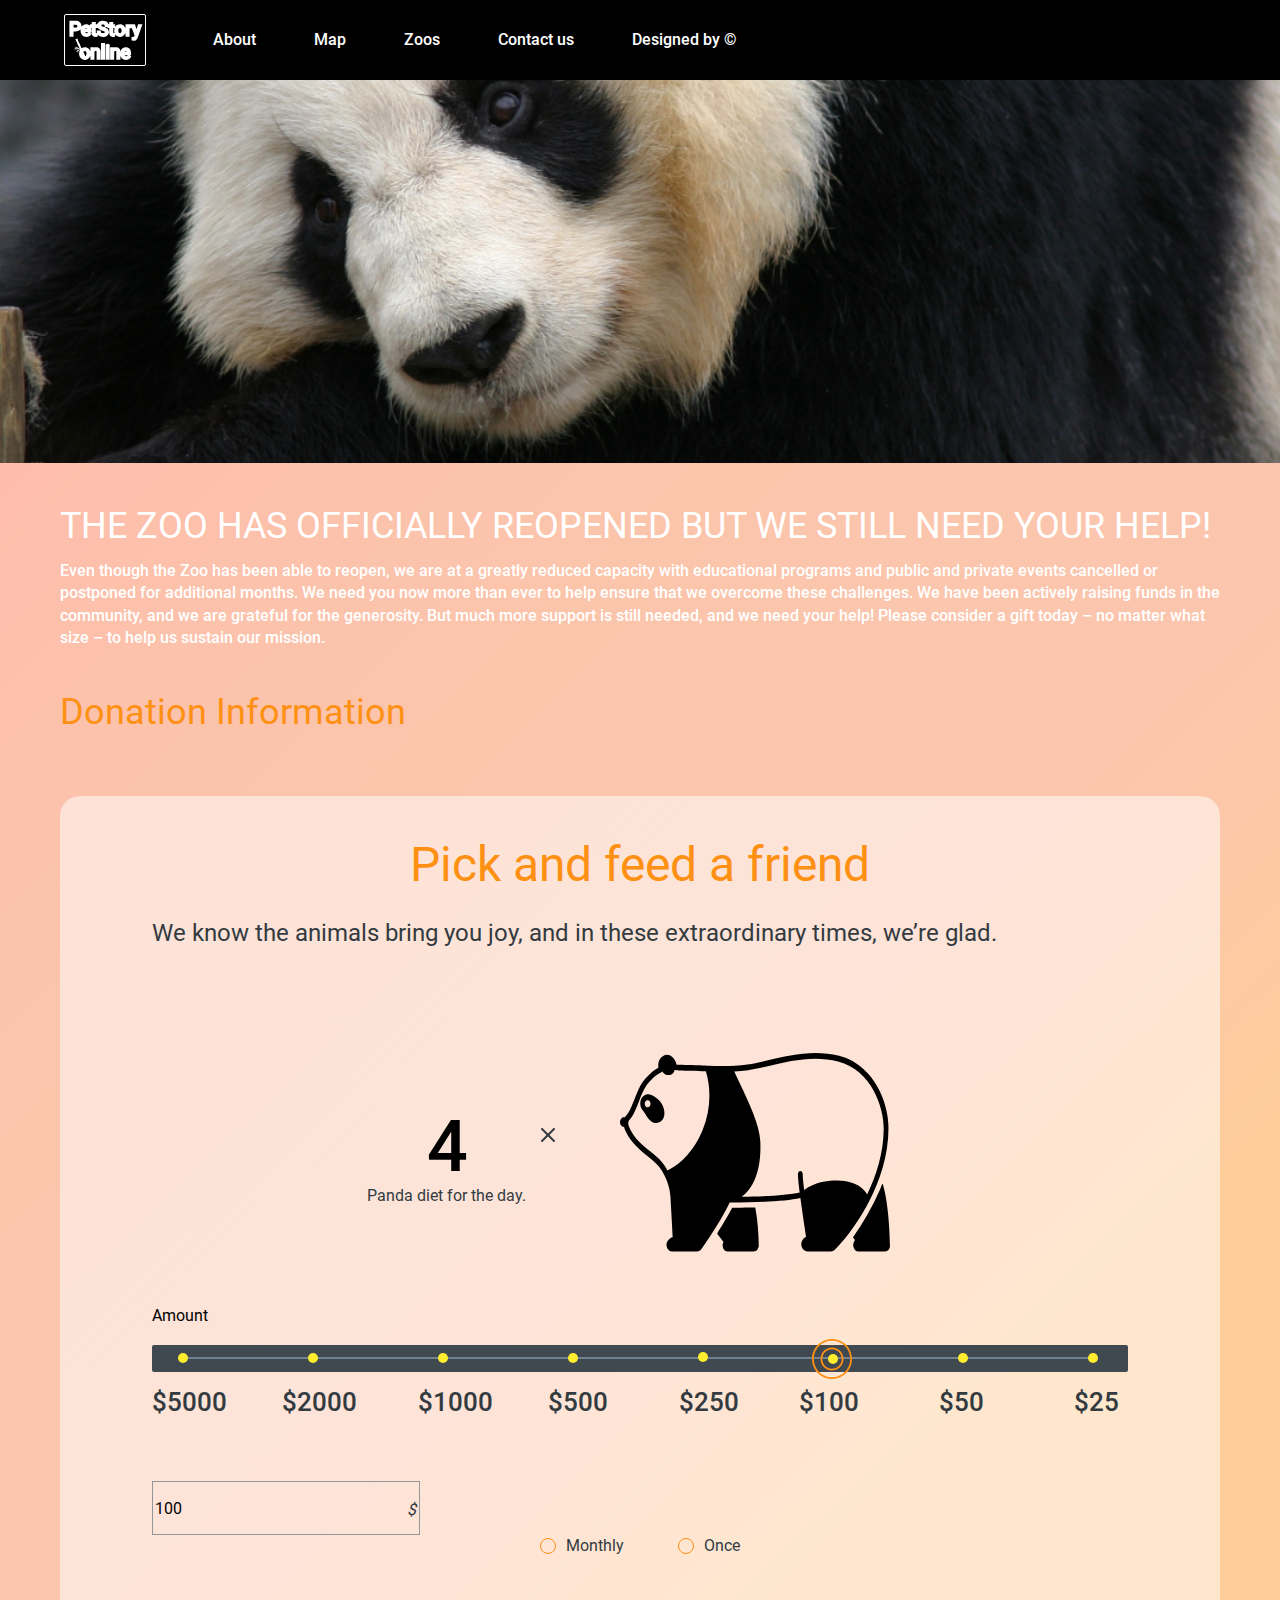
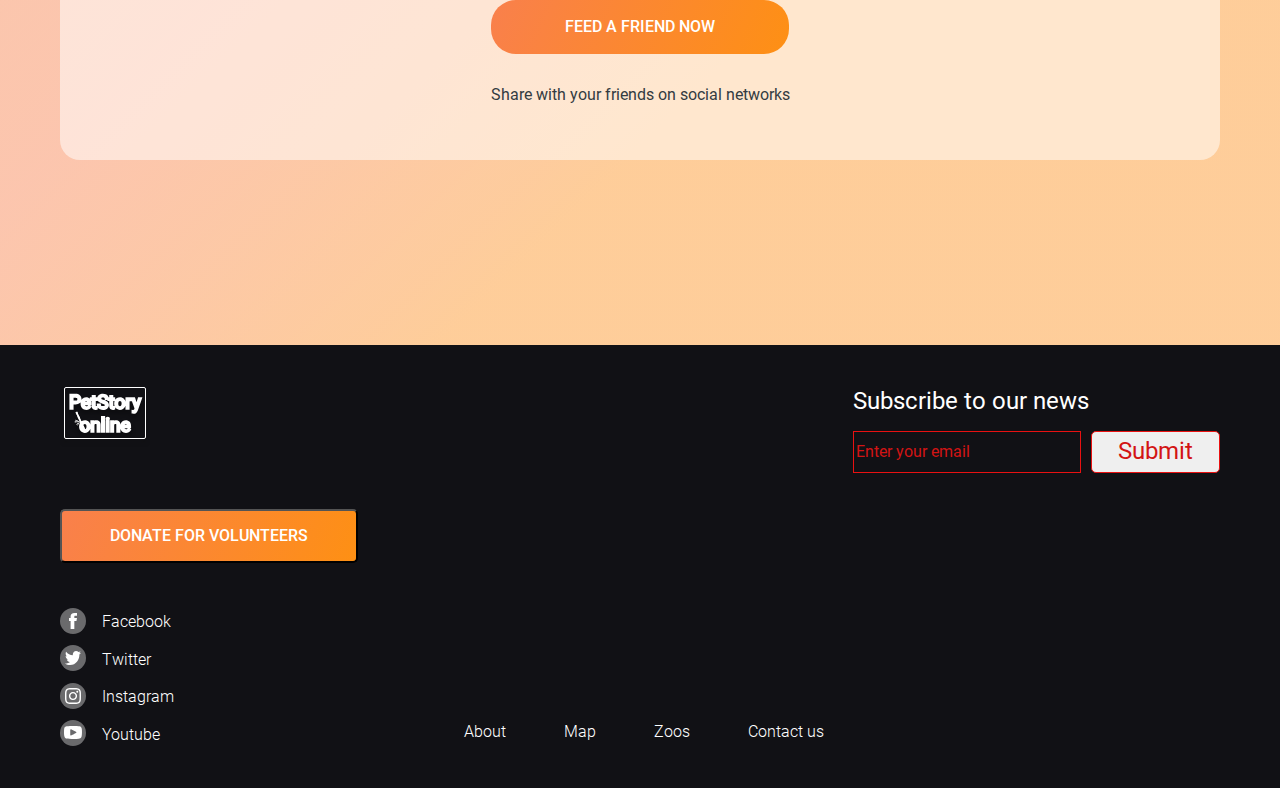
<file: pages/donate/Donate.html>
<!DOCTYPE html>
<html lang="en">
<head>
  <meta charset="UTF-8">
  <meta http-equiv="X-UA-Compatible" content="IE=edge">
  <meta name="viewport" content="width=device-width, initial-scale=1.0">
  <link rel="stylesheet" href="./style.css">
  <link rel="shortcut icon" href="../../assets/icons/favicon.ico" type="image/x-icon">
  <title>Donate</title>
</head>
<body>
  <header class="header">
    <h1 class="general-title">PetStory Online</h1>
    <div class="wrapper">
        <div class="header__wrapper">
            <div class="header__logo">
                <a href="../../index.html" class="header__logo-link">
                    <img src="../../assets/icons/logo_footer.svg" alt="logo_footer" class="header__logo-pic">
                </a>
            </div>
            <nav class="header__nav">
                <ul class="header__list">
                    <li class="header__item">
                        <a href="../../index.html" class="header__link inactive">About</a>
                    </li>
                    <li class="header__item">
                        <a href="../../pages/Map/Map.html" class="header__link inactive">Map</a>
                    </li>
                    <li class="header__item">
                        <a href="../../pages/zoos/panda/panda.html" class="header__link inactive">Zoos</a>
                    </li>
                    <li class="header__item">
                        <a href="#" class="header__link inactive">Contact us</a>
                    </li>
                    <li class="header__item">
                        <a href="https://www.figma.com/file/jfEFwkXVj1WRq7sUHDr8os/PetStory-online" 
                            class="header__link inactive">Designed by ©</a>
                    </li>
                </ul>
            </nav>
        </div>
    </div>
</header>
<header class="header__mobile">
  <div class="wrapper">
      <div class="header-mobile__wrapper">
          <div class="header-mobile__logo">
              <a href="index.html" class="header-mobile__logo-link">
                  <img src="../../assets/icons/logo_footermin.svg" alt="logo-mobile_footer" class="header-mobile__logo-pic">
              </a>
          </div>
          <input class="menu-input" type = "checkbox" name = "three" id = "three">
          <label class="submenu-label" for = "three">
              <img src="../../assets/icons/burger_menu.svg" alt="">
          <ul class = "submenu">
              <li class="header-mobile__item">
                  <a href="../../index.html" class="header-mobile__link inactive">About</a>
              </li>
              <li class="header-mobile__item">
                  <a href="../../pages/Map/Map.html" class="header-mobile__link inactive">Map</a>
              </li>
              <li class="header-mobile__item">
                  <a href="../../pages/zoos/panda/panda.html" class="header-mobile__link active">Zoos</a>
              </li>
              <li   li class="header-mobile__item">
                  <a href="https://www.figma.com/file/jfEFwkXVj1WRq7sUHDr8os/PetStory-online" 
                  class="header__link inactive">Designed by ©</a>
              </li>
          </ul>
          </label>
      </div>
  </div>
</header>
<main class="main">
  <section class="main__img"></section>
  <section class="help">
    <div class="wrapper">
      <div class="help__text">
        <h3 class="help__text-title">THE ZOO HAS OFFICIALLY REOPENED BUT WE STILL NEED YOUR HELP!</h3>
        <p class="help__text-text">
          Even though the Zoo has been able to reopen, we are at a greatly reduced capacity with 
          educational programs and public and private events cancelled or postponed for additional 
          months. We need you now more than ever to help ensure that we overcome these challenges. 
          We have been actively raising funds in the community, and we are grateful for the generosity.  
          But much more support is still needed, and we need your help! Please consider a gift today – 
          no matter what size – to help us sustain our mission.
        </p>
        <p class="help__text-gonation-inf">Donation Information</p>
      </div>
      <div class="pick-and-feed">
        <div class="pick-and-feed__wrapper">
          <h2 class="pick-and-feed__title">Pick and feed a friend</h2>
          <p class="pick-and-feef__text">We know the animals bring you joy, and in these extraordinary 
            times, we’re glad.</p>
            <img src="../../assets/icons/animals-widget-panda.svg" alt="panda-pic" class="pick-and-feed__panda-pic">
            <p class="numeral-cont"><span class="numeral"> 4</span> </p>
            <img src="../../assets/icons/x_icon.svg" alt="" class="x-icon">
            <p class="diet-day">Panda diet for the day.</p>
            <p class="amount">Amount</p>
            <div class="progress">
              <img src="../../assets/images/progress_bar.svg" alt="" class="progress-bar">
              <img class="ellipse-pic one-pic" src="../../assets/images/roller_icon.svg" alt="">
              <img class="ellipse-pic two-pic" src="../../assets/images/roller_icon.svg" alt="">
              <img class="ellipse-pic three-pic" src="../../assets/images/roller_icon.svg" alt="">
              <img class="ellipse-pic four-pic" src="../../assets/images/roller_icon.svg" alt="">
              <img class="ellipse-pic five-pic" src="../../assets/images/roller_icon.svg" alt="">
              <img class="ellipse-pic six-pic" src="../../assets/images/roller_icon.svg" alt="">
              <img class="ellipse-pic seven-pic" src="../../assets/images/roller_icon.svg" alt="">
              <img class="ellipse-pic eaght-pic" src="../../assets/images/roller_icon.svg" alt="">
            </div>
            <p class="danate-col"><span class="danate-col__1">$5000</span><span class="danate-col__2">$2000</span>
              <span class="danate-col__3">$1000</span><span class="danate-col__4">$500</span>
              <span class="danate-col__5">$250</span><span class="danate-col__6">$100</span><span class="danate-col__7">$50</span><span class="danate-col__8">$25</span>
            </p>
            <div class="input-icon">
              <input type="number" max="9999" placeholder="Another amount" class="another-amount">
              <i>$</i>
            </div>
            <div class="donate__footer">
              <div class="donate__footer_notes">
                  <input type="radio" id="Monthly" name="note" value="Monthly" class="donate__footer_note">
                  <label for="Monthly">Monthly</label>
                  <input type="radio" id="Once" name="note" value="Once" class="donate__footer_note">
                  <label for="Once">Once</label>
              </div>
              <button class="pick-and-feed__button button">Feed a friend now</button>
              <p class="donate__footer_text">Share with your friends on social networks </p>
          </div>
            
        </div>
      </div>
    </div>
  </section>
  
  
</main>
<footer class="footer">
  <div class="wrapper">
      <div class="footer__hat">
        <div class="footer__icon-mobile">
          <p class="footer__mobile">PetStory online</p>
          <img class="foter__mobile-bamboo" src="../../assets/images/bamboo.svg" alt="">
      </div>
      <div class="footer__icon">
              <a href="../../index.html"><img src="../../assets/icons/logo_footer.svg" alt="logo_footer"></a>
          </div>
          <div class="subscribe">
              <p>Subscribe to our news</p>
              <form class="subscribe-input">
                <input class="footer__input" name="footer__input" type="email" placeholder="Enter your email" pattern="^[-\w.]+@([A-z0-9][-A-z0-9]+.)+[A-z]{2,4}$" required>
                <button class="footer__button-submit button">Submit</button>
            </form>  
          </div>
      </div>
      <button onclick="document.location='../../pages/donate/Donate.html'" class="footer__button button">donate for volunteers</button>

      <div class="footer__menu">
          <div class="social-networks">
              <ul class="social-networks__list">
                  <li class="footer__item facebook"> 
                          <a href="https://www.facebook.com/" class="footer_logo-link ">
                            <img src="../../assets/icons/facebook.svg" alt="" class="footer_logo-pic" />
                          <span class="footer_logo-text inactive" >Facebook</span>
                          </a>
                  </li>
                  <li class="footer__item twitter">
                      <a href="https://twitter.com/" class="footer_logo-link">
                        <img src="../../assets/icons/twitter.svg" alt="" class="footer_logo-pic" />
                      <span class="footer_logo-text inactive" >Twitter</span>
                      </a>
                  </li>
                  <li class="footer__item instagram">
                      <a href="https://www.instagram.com/" class="footer_logo-link">
                        <img src="../../assets/icons/instagram.svg" alt="" class="footer_logo-pic" />
                      <span class="footer_logo-text inactive" >Instagram</span>
                      </a>
                  </li>
                  <li class="footer__item youtube">
                      <a href="https://www.youtube.com/" class="footer_logo-link">
                        <img src="../../assets/icons/youtube.svg" alt="" class="footer_logo-pic" />
                      <span class="footer_logo-text inactive" >Youtube</span>
                      </a>
                  </li>
              </ul>
          </div>
          <div class="footer__menu-list">
              <nav class="footer__nav">
                  <ul class="footer__list">
                      <li class="footer__menu-item active">
                          <a href="../../index.html" class="footer__link inactive">About</a>
                      </li>
                      <li class="footer__menu-item">
                          <a href="../../pages/Map/Map.html" class="footer__link inactive">Map</a>
                      </li>
                      <li class="footer__menu-item">
                          <a href="../../pages/zoos/panda/panda.html" class="footer__link inactive">Zoos</a>
                      </li>
                      <li class="footer__menu-item">
                          <a href="#" class="footer__link inactive">Contact us</a>
                      </li>
                      
                  </ul>
              </nav> 
          </div>
      </div>
  
  </div>
</footer>
<script src="script.js"></script>  
</body>
</html>
</file>
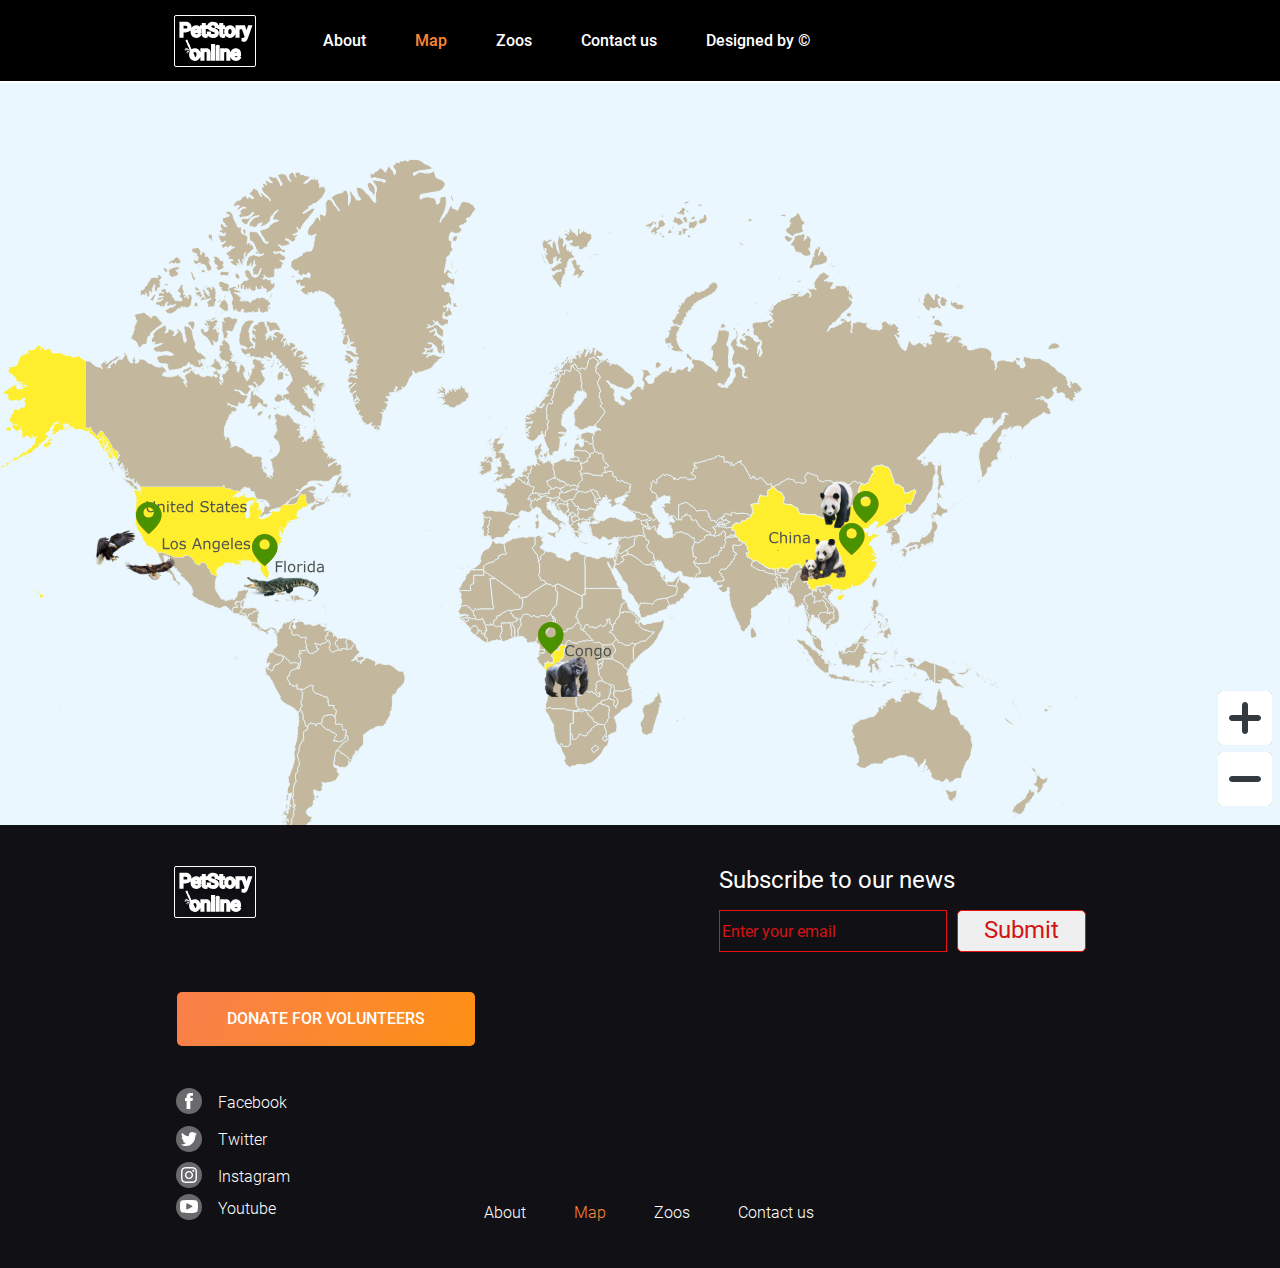
<file: pages/Map/Map.html>
<!DOCTYPE html>
<html lang="en">
<head>
  <meta charset="UTF-8">
  <meta http-equiv="X-UA-Compatible" content="IE=edge">
  <meta name="viewport" content="width=device-width, initial-scale=1.0">
  <link rel="stylesheet" href="style.css">
  <link rel="shortcut icon" href="../../assets/icons/favicon.ico" type="image/x-icon">
  <title>Map</title>
</head>
<body>
  <header class="header">
    <h1 class="general-title">PetStory Online</h1>
    <div class="wrapper">
        <div class="header__wrapper">
            <div class="header__logo">
                <a href="../../index.html" class="header__logo-link">
                    <img src="../../assets/icons/logo_footer.svg" alt="logo_footer" class="header__logo-pic">
                </a>
            </div>
            <nav class="header__nav">
                <ul class="header__list">
                    <li class="header__item">
                        <a href="../../index.html" class="header__link inactive">About</a>
                    </li>
                    <li class="header__item">
                        <a href="Map.html" class="header__link active">Map</a>
                    </li>
                    <li class="header__item">
                        <a href="../../pages/zoos/panda/panda.html" class="header__link inactive">Zoos</a>
                    </li>
                    <li class="header__item">
                        <a href="#" class="header__link inactive">Contact us</a>
                    </li>
                    <li class="header__item">
                        <a href="https://www.figma.com/file/jfEFwkXVj1WRq7sUHDr8os/PetStory-online" 
                            class="header__link inactive">Designed by ©</a>
                    </li>

                </ul>
            </nav>
        </div>
    </div>
</header>
<header class="header__mobile">
    <div class="wrapper">
        <div class="header-mobile__wrapper">
            <div class="header-mobile__logo">
                <a href="index.html" class="header-mobile__logo-link">
                    <img src="../../assets/icons/logo_footermin.svg" alt="logo-mobile_footer" class="header-mobile__logo-pic">
                </a>
            </div>
            <input class="menu-input" type = "checkbox" name = "three" id = "three">
            <label class="submenu-label" for = "three">
                <img src="../../assets/icons/burger_menu.svg" alt="">
            <ul class = "submenu">
                <li class="header-mobile__item">
                    <a href="../../index.html" class="header-mobile__link inactive">About</a>
                </li>
                <li class="header-mobile__item">
                    <a href="../../pages/Map/Map.html" class="header-mobile__link active">Map</a>
                </li>
                <li class="header-mobile__item">
                    <a href="../../pages/zoos/panda/panda.html" class="header-mobile__link inactive">Zoos</a>
                </li>
                <li   li class="header-mobile__item">
                    <a href="https://www.figma.com/file/jfEFwkXVj1WRq7sUHDr8os/PetStory-online" 
                    class="header__link inactive">Designed by ©</a>
                </li>
            </ul>
            </label>
        </div>
    </div>
</header>
<section class="map">
    <div class="plus-minus">
        <div class="plus-minus__sidebar">
            <div class="plus-icon">
                <div class="plus-icon__cont">
                    <img src="../../assets/icons/plus_icon_active.svg" alt="" class="map__plus-icon icons plus-active" >
                    <img src="../../assets/icons/plus_icon.svg" alt="" class="map__plus-icon icons">
                </div>
            </div>
            <div class="minus-icon">
                <div class="minus-icon__cont">
                    <img src="../../assets/icons/minus_icon_active.svg" alt="" class="map__minus-icon icons">
                    <img src="../../assets/icons/minus_icon.svg" alt="" class="map__minus-icon icons minus-active">
                </div>
            </div>
        </div>
    </div>
    <div class="map__wrapper">
        <div class="map__img">
            <div class="map__animals">
                <div class="eagle boxs">
                    <img src="../../assets/icons/eagle1.svg" alt="eagle1" class="eagle1_animals animals_pic">
                    <img src="../../assets/icons/eagle2.svg" alt="eagle2" class="eagle2_animals animals_pic">
                    <img src="../../assets/icons/green-icon.svg" alt="green-pointer-eagle" class="green-pointer-eagle pointers">
                    <img src="../../assets/icons/orange-icon.svg" alt="orange-pointer-eagle" class="orange-pointer-eagle pointers">
                    <div class="tooltiptext-eagle">
                        <p class="amimals-name">Eagles</p>
                        <p class="animals-from">Native to South America</p>
                        <button disabled onclick="document.location='../../pages/zoos/Eagle/Eagle.html'" class="whatch-online-button">Whatch online</button>
                    </div>
                </div>
                <div class="crocodile-box boxs">
                    <img src="../../assets/icons/lonely-crocodile 1.svg" alt="crocodile" class="crocodile_animals animals_pic">
                    <img src="../../assets/icons/green-icon.svg" alt="green-pointer-crocodile" class="green-pointer-crocodile pointers">
                    <img src="../../assets/icons/orange-icon.svg" alt="orange-pointer-crocodile" class="orange-pointer-crocodile pointers">
                    <div class="tooltiptext-crocodile">
                        <p class="amimals-name">Alligators</p>
                        <p class="animals-from">Florida, USA</p>
                        <button disabled onclick="document.location='../../pages/zoos/Alligator/Alligator.html'" class="whatch-online-button">Whatch online</button>
                    </div>
                </div>    
                <div class="gorilas-box boxs">
                    <img src="../../assets/icons/gorillas.svg" alt="gorilas" class="gorilas_animals animals_pic">
                    <img src="../../assets/icons/green-icon.svg" alt="green-pointer-gorilas" class="green-pointer-gorilas pointers">
                    <img src="../../assets/icons/orange-icon.svg" alt="orange-pointer-gorilas" class="orange-pointer-gorilas pointers">
                    <div class="tooltiptext-gorilas">
                        <p class="amimals-name">Gorillas</p>
                        <p class="animals-from">Native to Congo</p>
                        <button disabled onclick="document.location='../../pages/zoos/gorilla/gorilla.html'" class="whatch-online-button">Whatch online</button>
                    </div>
                </div>
                <div class="panda-box boxs">
                    <img src="../../assets/icons/panda.svg" alt="panda" class="panda_animals animals_pic">
                    <img src="../../assets/icons/green-icon.svg" alt="green-pointer-panda" class="green-pointer-panda pointers">
                    <img src="../../assets/icons/orange-icon.svg" alt="orange-pointer-panda" class="orange-pointer-panda pointers">
                    <img src="../../assets/icons/pandas.svg" alt="pandas" class="pandas_animals animals_pic">
                    <img src="../../assets/icons/green-icon.svg" alt="green-pointer-pandas" class="green-pointer-pandas pointers">
                    <img src="../../assets/icons/orange-icon.svg" alt="orange-pointer-pandas" class="orange-pointer-pandas pointers">
                    <div class="tooltiptext-panda">
                        <p class="amimals-name">Gait Pandas</p>
                        <p class="animals-from">Native to Southwest China</p>
                        <button disabled onclick="document.location='../../pages/zoos/panda/panda.html'" class="whatch-online-button">Whatch online</button>
                    </div>
                </div>
                
                
            </div>
        </div>
    </div>
</section>  
<footer class="footer">
  <div class="wrapper">
    <div class="footer__hat">
        <div class="footer__icon-mobile">
            <p class="footer__mobile">PetStory online</p>
            <img class="foter__mobile-bamboo" src="../../assets/images/bamboo.svg" alt="">
        </div>
        <div class="footer__icon">
            <a href="index.html"><img src="../../assets/icons/logo_footer.svg" alt="logo_footer"></a>
        </div>
        <div class="subscribe">
            <p class="subscribe__title">Subscribe to our news</p>
            <form class="subscribe-input">
                <input class="footer__input" name="footer__input" type="email" placeholder="Enter your email" pattern="^[-\w.]+@([A-z0-9][-A-z0-9]+.)+[A-z]{2,4}$" required>
                <button class="footer__button-submit button">Submit</button>
            </form>  
        </div>
    </div>
      <button onclick="document.location='../../pages/donate/Donate.html'" class="footer__button button">donate for volunteers</button>

      <div class="footer__menu">
          <div class="social-networks">
              <ul class="social-networks__list">
                  <li class="footer__item facebook"> 
                          <a href="https://www.facebook.com/" class="footer_logo-link ">
                            <img src="../../assets/icons/facebook.svg" alt="" class="footer_logo-pic" />
                          <span class="footer_logo-text inactive" >Facebook</span>
                          </a>
                  </li>
                  <li class="footer__item twitter">
                      <a href="https://twitter.com/" class="footer_logo-link">
                        <img src="../../assets/icons/twitter.svg" alt="" class="footer_logo-pic" />
                      <span class="footer_logo-text inactive" >Twitter</span>
                      </a>
                  </li>
                  <li class="footer__item instagram" >
                      <a href="https://www.instagram.com/" class="footer_logo-link">
                        <img src="../../assets/icons/instagram.svg" alt="" class="footer_logo-pic" />
                      <span class="footer_logo-text inactive" >Instagram</span>
                      </a>
                  </li>
                  <li class="footer__item youtube">
                      <a href="https://www.youtube.com/" class="footer_logo-link">
                        <img src="../../assets/icons/youtube.svg" alt="" class="footer_logo-pic" />
                      <span class="footer_logo-text inactive" >Youtube</span>
                      </a>
                  </li>
              </ul>
          </div>
          <div class="footer__menu-list">
              <nav class="footer__nav">
                  <ul class="footer__list">
                      <li class="footer__menu-item active">
                          <a href="../../index.html" class="footer__link inactive">About</a>
                      </li>
                      <li class="footer__menu-item">
                          <a href="../../pages/Map/Map.html" class="footer__link active">Map</a>
                      </li>
                      <li class="footer__menu-item">
                          <a href="../../pages/zoos/panda/panda.html" class="footer__link inactive">Zoos</a>
                      </li>
                      <li class="footer__menu-item">
                          <a href="#" class="footer__link inactive">Contact us</a>
                      </li>
                      
                  </ul>
              </nav> 
          </div>
      </div>
  
  </div>
  <script src="script.js"></script>
</footer>
</body>
</html>
</file>
<file: pages/donate/style.css>
/*! normalize.css v8.0.1 | MIT License | github.com/necolas/normalize.css */

/* Document
   ========================================================================== */

/**
 * 1. Correct the line height in all browsers.
 * 2. Prevent adjustments of font size after orientation changes in iOS.
 */

 html {
  line-height: 1.15; /* 1 */
  -webkit-text-size-adjust: 100%; /* 2 */
}

/* Sections
   ========================================================================== */

/**
 * Remove the margin in all browsers.
 */

body {
  margin: 0;
}

/**
 * Render the `main` element consistently in IE.
 */

main {
  display: block;
}

/**
 * Correct the font size and margin on `h1` elements within `section` and
 * `article` contexts in Chrome, Firefox, and Safari.
 */

h1 {
  font-size: 2em;
  margin: 0.67em 0;
}

/* Grouping content
   ========================================================================== */

/**
 * 1. Add the correct box sizing in Firefox.
 * 2. Show the overflow in Edge and IE.
 */

hr {
  box-sizing: content-box; /* 1 */
  height: 0; /* 1 */
  overflow: visible; /* 2 */
}

/**
 * 1. Correct the inheritance and scaling of font size in all browsers.
 * 2. Correct the odd `em` font sizing in all browsers.
 */

pre {
  font-family: monospace, monospace; /* 1 */
  font-size: 1em; /* 2 */
}

/* Text-level semantics
   ========================================================================== */

/**
 * Remove the gray background on active links in IE 10.
 */

a {
  background-color: transparent;
}

/**
 * 1. Remove the bottom border in Chrome 57-
 * 2. Add the correct text decoration in Chrome, Edge, IE, Opera, and Safari.
 */

abbr[title] {
  border-bottom: none; /* 1 */
  text-decoration: underline; /* 2 */
  text-decoration: underline dotted; /* 2 */
}

/**
 * Add the correct font weight in Chrome, Edge, and Safari.
 */

b,
strong {
  font-weight: bolder;
}

/**
 * 1. Correct the inheritance and scaling of font size in all browsers.
 * 2. Correct the odd `em` font sizing in all browsers.
 */

code,
kbd,
samp {
  font-family: monospace, monospace; /* 1 */
  font-size: 1em; /* 2 */
}

/**
 * Add the correct font size in all browsers.
 */

small {
  font-size: 80%;
}

/**
 * Prevent `sub` and `sup` elements from affecting the line height in
 * all browsers.
 */

sub,
sup {
  font-size: 75%;
  line-height: 0;
  position: relative;
  vertical-align: baseline;
}

sub {
  bottom: -0.25em;
}

sup {
  top: -0.5em;
}

/* Embedded content
   ========================================================================== */

/**
 * Remove the border on images inside links in IE 10.
 */

img {
  border-style: none;
}

/* Forms
   ========================================================================== */

/**
 * 1. Change the font styles in all browsers.
 * 2. Remove the margin in Firefox and Safari.
 */

button,
input,
optgroup,
select,
textarea {
  font-family: inherit; /* 1 */
  font-size: 100%; /* 1 */
  line-height: 1.15; /* 1 */
  margin: 0; /* 2 */
}

/**
 * Show the overflow in IE.
 * 1. Show the overflow in Edge.
 */

button,
input { /* 1 */
  overflow: visible;
}

/**
 * Remove the inheritance of text transform in Edge, Firefox, and IE.
 * 1. Remove the inheritance of text transform in Firefox.
 */

button,
select { /* 1 */
  text-transform: none;
}

/**
 * Correct the inability to style clickable types in iOS and Safari.
 */

button,
[type="button"],
[type="reset"],
[type="submit"] {
  -webkit-appearance: button;
}

/**
 * Remove the inner border and padding in Firefox.
 */

button::-moz-focus-inner,
[type="button"]::-moz-focus-inner,
[type="reset"]::-moz-focus-inner,
[type="submit"]::-moz-focus-inner {
  border-style: none;
  padding: 0;
}

/**
 * Restore the focus styles unset by the previous rule.
 */

button:-moz-focusring,
[type="button"]:-moz-focusring,
[type="reset"]:-moz-focusring,
[type="submit"]:-moz-focusring {
  outline: 1px dotted ButtonText;
}

/**
 * Correct the padding in Firefox.
 */

fieldset {
  padding: 0.35em 0.75em 0.625em;
}

/**
 * 1. Correct the text wrapping in Edge and IE.
 * 2. Correct the color inheritance from `fieldset` elements in IE.
 * 3. Remove the padding so developers are not caught out when they zero out
 *    `fieldset` elements in all browsers.
 */

legend {
  box-sizing: border-box; /* 1 */
  color: inherit; /* 2 */
  display: table; /* 1 */
  max-width: 100%; /* 1 */
  padding: 0; /* 3 */
  white-space: normal; /* 1 */
}

/**
 * Add the correct vertical alignment in Chrome, Firefox, and Opera.
 */

progress {
  vertical-align: baseline;
}

/**
 * Remove the default vertical scrollbar in IE 10+.
 */

textarea {
  overflow: auto;
}

/**
 * 1. Add the correct box sizing in IE 10.
 * 2. Remove the padding in IE 10.
 */

[type="checkbox"],
[type="radio"] {
  box-sizing: border-box; /* 1 */
  padding: 0; /* 2 */
}

/**
 * Correct the cursor style of increment and decrement buttons in Chrome.
 */

[type="number"]::-webkit-inner-spin-button,
[type="number"]::-webkit-outer-spin-button {
  height: auto;
}

/**
 * 1. Correct the odd appearance in Chrome and Safari.
 * 2. Correct the outline style in Safari.
 */

[type="search"] {
  -webkit-appearance: textfield; /* 1 */
  outline-offset: -2px; /* 2 */
}

/**
 * Remove the inner padding in Chrome and Safari on macOS.
 */

[type="search"]::-webkit-search-decoration {
  -webkit-appearance: none;
}

/**
 * 1. Correct the inability to style clickable types in iOS and Safari.
 * 2. Change font properties to `inherit` in Safari.
 */

::-webkit-file-upload-button {
  -webkit-appearance: button; /* 1 */
  font: inherit; /* 2 */
}

/* Interactive
   ========================================================================== */

/*
 * Add the correct display in Edge, IE 10+, and Firefox.
 */

details {
  display: block;
}

/*
 * Add the correct display in all browsers.
 */

summary {
  display: list-item;
}

/* Misc
   ========================================================================== */

/**
 * Add the correct display in IE 10+.
 */

template {
  display: none;
}

/**
 * Add the correct display in IE 10.
 */

[hidden] {
  display: none;
}

/* roboto-300 - latin */
@font-face {
  font-family: 'Roboto';
  font-style: normal;
  font-weight: 300;
  src: local(''),
       url('../../assets/fonts/roboto-v20-latin-300.woff2') format('woff2'), /* Chrome 26+, Opera 23+, Firefox 39+ */
       url('../../assets/fonts/roboto-v20-latin-300.woff') format('woff'); /* Chrome 6+, Firefox 3.6+, IE 9+, Safari 5.1+ */
}
/* roboto-500 - latin */
@font-face {
  font-family: 'Roboto';
  font-style: normal;
  font-weight: 500;
  src: local(''),
       url('../../assets/fonts/roboto-v20-latin-500.woff2') format('woff2'), /* Chrome 26+, Opera 23+, Firefox 39+ */
       url('../../assets/fonts/roboto-v20-latin-500.woff') format('woff'); /* Chrome 6+, Firefox 3.6+, IE 9+, Safari 5.1+ */
}
/* roboto-regular - latin */
@font-face {
  font-family: 'Roboto';
  font-style: normal;
  font-weight: 400;
  src: local(''),
       url('../../assets/fonts/roboto-v20-latin-regular.woff2') format('woff2'), /* Chrome 26+, Opera 23+, Firefox 39+ */
       url('../../assets/fonts/roboto-v20-latin-regular.woff') format('woff'); /* Chrome 6+, Firefox 3.6+, IE 9+, Safari 5.1+ */
}
/* roboto-700 - latin */
@font-face {
  font-family: 'Roboto';
  font-style: normal;
  font-weight: 700;
  src: local(''),
       url('../../assets/fonts/roboto-v20-latin-700.woff2') format('woff2'), /* Chrome 26+, Opera 23+, Firefox 39+ */
       url('../../assets/fonts/roboto-v20-latin-700.woff') format('woff'); /* Chrome 6+, Firefox 3.6+, IE 9+, Safari 5.1+ */
}

html{
box-sizing: border-box;
}

*, *::before, *::after{
box-sizing: inherit;
}
body{
  font-family: 'Roboto';
  font-style: normal;
  font-size: 16px;
  line-height: 140%;
  font-weight: normal;
  color: #333B41;
  
}
.wrapper{
  max-width: 1160px;
  margin: 0 auto;
}
/*header start*/
.header__mobile{
  display: none;
  width: 100%;
  background: #000000;
  position: absolute;
}
.header{
  width: 100%;
  background: #000000;
  backdrop-filter: blur(4px);
  position: absolute;
  z-index: 1;
}

.header__wrapper,
.header-mobile__wrapper{
  display: flex;
  flex-wrap: wrap;
  align-items: center;
  justify-content:left;
}
.header-mobile__wrapper{
  justify-content:space-between;
}
.submenu-label {
  cursor:pointer;
  position:relative;
}
.menu-input {
  position:absolute;
  left:-9999px;
}
.submenu-label .submenu {
  display:none;
  margin:0;
  padding:0;
  position:absolute;
  top:20px;
  right:0;
  width:100px;
  list-style:none;
  border:1px #ccc solid;
  padding:20px;
  z-index: 10;
}
.menu-input:checked + .submenu-label .submenu {
  display:block;
}
.menu-input:checked + .submenu-label {
  color:red;
}

.header__logo{
  margin-top: 14px;
  margin-right: 63px;
}

.header__list{
  display: flex;
  flex-wrap: wrap;
  padding-left: 0;
}

.header__item{
  margin-right: 58px;
  list-style-type: none;
}

.header__item:last-child{
  margin-right: 0;
}

.header__link{
  font-weight: 500;
  color: #FFFFFF;
  text-decoration: none;
}

.active{
cursor:default;
pointer-events: none;
color: rgba(251, 135, 54, 1);

}
button:disabled{
  color:darkgray;
}
.inactive{
  color: #FFFFFF;
}
.button:hover{
  transform: scale(1.1);
  transition: all 0.5s;
  text-decoration: underline;
  cursor: pointer;
}

.button:active{
  cursor: pointer;
  text-decoration: underline;
  color: #eee6e6;
  background: #4B9200;
  
}
.inactive:hover{
  cursor: pointer;
  color: rgba(251, 135, 54, 1);
}
/*end header*/
/*main start*/
.main__img{
  height: 463px;
  width: 100%; 
  background: url(../../assets/images/panda_bg.jpg) no-repeat center;
  background-size: cover;
    
}
.help{
  height: 1482px;
  background: linear-gradient(315.75deg, rgba(254, 210, 144, 0.7) 30.06%, #FEBDAB 100.95%, rgba(254, 210, 144, 0.7) 106.36%), linear-gradient(315.75deg, rgba(254, 189, 171, 0.74) 30.06%, rgba(243, 169, 248, 0.66) 50.74%, #E0D8F0 80.49%, #EAF7FE 127.9%, #EAF7FE 149.54%), linear-gradient(315.75deg, rgba(254, 189, 171, 0.74) 30.06%, rgba(243, 169, 248, 0.66) 50.74%, #E0D8F0 80.49%, #EAF7FE 127.9%, #EAF7FE 149.54%);
}
.general-title{
  width: 1px;
  height: 0px;
  overflow: hidden;
  margin: 0;
}
.help__text-title{  
  font-weight: normal;
  font-size: 36px;
  line-height: 130%;
  color: #FFFFFF;
  padding-top: 40px;
  margin-top: 0;
  margin-bottom: 10px;
  text-transform: uppercase;
}
.help__text-text{
  margin: 0 0 40px 0;
  font-weight: 500;
  font-size: 16px;
  line-height: 140%;
  color: #FFFFFF;
}
.help__text-gonation-inf{
  font-weight: normal;
  font-size: 36px;
  line-height: 130%;
  color: #FE9013;
  margin-top: 0;
  margin-bottom: 60px;
}
.pick-and-feed{
  height: 964px;
  background: rgba(255, 255, 255, 0.52);
  border-radius: 20px;
  position: relative;
}
.pick-and-feed__wrapper{
  max-width: 976px;
  margin: 0 auto;
  padding-top: 40px;
}
.pick-and-feed__title{
  font-weight: normal;
  font-size: 48px;
  line-height: 120%;
  text-align: center;
  color: #FE9013;
  margin-top: 0;
  margin-bottom: 25px;
}
.pick-and-feef__text{
  font-weight: normal;
  font-size: 24px;
  line-height: 120%;
  color: #333B41;
  margin-top: 0;
}
.pick-and-feed__panda-pic{
  position: absolute;
width: 284px;
height: 246px;
left: 560px;
top: 210px;
}
.numeral-cont{
  margin-top: 170px;
  margin-left: 275px;
  margin-bottom: 8px;
}
.numeral{
  font-weight: 500;
font-size: 72px;
line-height: 80%;
margin-bottom: 11px;
text-transform: uppercase;
color: #000000;
}
.x-icon{
  position: absolute;
left: 41.45%;
top: 34.45%;
bottom: 63.92%;
  color: #000000; 
}
.diet-day{
  font-weight: normal;
  font-size: 16px;
  line-height: 140%;
  color: #333B41;
  margin-top: 0;
  margin-left: 215px;
  margin-bottom: 98px;
}
.amount{
  margin: 0 0 10px 0;
  color: #000000;

}
.progress{
  position: relative;
}
.ellipse-pic{
  position: absolute;
  bottom: 5px;
  opacity: 0;
}
.ellipse-pic:hover {
  cursor: pointer;
}
.one-pic{
  left: 10px;
}
.two-pic{
  left: 140px;
}
.three-pic{
  left: 270px;
}
.four-pic{
  left: 400px;
}
.five-pic{
  left:530px
}
.six-pic{
  left: 660px;
}
.seven-pic{
  left: 790px;
}
.eaght-pic{
  left: 920px;
}
.danate-col{
  margin-top: 0;
  font-weight: 500;
  font-size: 26px;
  line-height: 140%;
  text-transform: uppercase;
  color: #333B41;
  margin-bottom: 60px;
}
.danate-col__1,
.danate-col__2,
.danate-col__3{
  margin-right: 55px;
}
.danate-col__4{
  margin-right: 65px;
}
.danate-col__5{
  margin-right: 60px;
}
.danate-col__6{
  margin-right: 80px;
}
.danate-col__7{
  margin-right: 90px;
}
.input-icon{
  border: 1px solid #929699;
  width: 268px;
  height: 54px;
  
}
.another-amount{
  width: 250px;
  height: 54px;
  background-color: transparent;
 border: none;
 outline: none;
  
}
.another-amount:active{

  border-color: transparent;
}
.another-amount::-webkit-outer-spin-button,
.another-amount::-webkit-inner-spin-button{
  -webkit-appearance: none;
  margin: 0;
}
.another-amount[type=number]{
  -moz-appearance: textfield;
}
.radio-icon{
  text-align: center;
}
.once{
  margin-left: 50px;
}
.donate__footer {
  display: flex;
  flex-direction: column;
  align-items: center;
  /*стилизация input radio monthly/once*/
}

.donate__footer_notes {
  margin-bottom: 40px;
}

.donate__footer_note {
  margin-right: 10px;
  position: absolute;
  z-index: -1;
  opacity: 0;
}

.donate__footer_note + label {
  position: relative;
  display: inline-flex;
  align-items: center;
  user-select: none;
}

.donate__footer_note + label::before {
  content: '';
  display: inline-block;
  width: 16px;
  height: 16px;
  flex-shrink: 0;
  flex-grow: 0;
  border: 1px solid #FE9013;
  border-radius: 50%;
  margin-right: 10px;
  background-repeat: no-repeat;
  background-position: center center;
  background-size: 50% 50%;
}

.donate__footer_note + label:last-child {
  margin-left: 50px;
}

.donate__footer_note:not(:disabled):not(:checked) + label:hover::before {
  cursor: pointer;
  border-color: #4B9200;
}

.donate__footer_note:not(:disabled):active + label::before {
  background-color: #4B9200;
  border-color: #4B9200;
}

.donate__footer_note:focus + label::before {
  box-shadow: 0 0 0 0.2rem rgba(222, 255, 211, 0.25);
}

.donate__footer_note:checked + label::before {
  border-color: #4B9200;
  background-color: #4B9200;
  background-image: url("data:image/svg+xml,%3csvg xmlns='http://www.w3.org/2000/svg' viewBox='-4 -4 8 8'%3e%3ccircle r='3' fill='%23fff'/%3e%3c/svg%3e");
}

.donate__footer_text {
  margin-top: 30px;
}
.center{
  text-align: center;
  margin-bottom: 30px;
}
.pick-and-feed__button{
  background: linear-gradient(113.96deg, #F9804B 1.49%, #FE9013 101.44%);
border-radius: 25px;
width: 298px;
height: 54px;
font-weight: 500;
text-align: center;
text-transform: uppercase;
color: #FFFFFF;
border: none;
}
.share{
  text-align: center;
}

/*main end*/
/*footer start*/
.footer__icon-mobile{
  display: none;
}
.footer{
  background: #111115;
  height: 443px;
  padding-top: 1px;
}
.footer__hat{
  margin-top: 41px;
  display: flex;
  align-items: flex-start;
  justify-content: space-between;
}
.subscribe{
  
  font-size: 24px;
  line-height: 120%;
  color: #FFFFFF;
}
.subscribe p{
  margin-top: 0;
  margin-bottom: 15px;
}
.footer__button-submit{
  
  width: 129px;
  height: 42px;
  box-sizing: border-box;
  border-radius: 5px;
}

input:invalid .footer__button-submit,
input:invalid .footer__input,
input:invalid .footer__input::placeholder{
  background-color: #eb1010;
  color: #D31414;
}

form:invalid .footer__input::placeholder{
  color: #D31414;
}
form:invalid .footer__button-submit,
form:invalid .footer__input{
  border: 1px solid #e91111;
  color: #D31414;
  
}

input:valid .footer__button-submit{
  background-color:black;
  color: #fff;
}
input:valid .footer__input{
  background-color:#F9804B;
  color: #fff;
}

form:valid .footer__button-submit{
  border: 1px solid black;
}
form:valid .footer__input{
  border: 1px solid #F9804B;
}


.footer__input{
  width: 228px;
  height: 42px;
  color: #BDBDBD;
  background-color: #111115;
  margin-right: 10px;
  font-size: 16px;
}
.subscribe-input{
  display: flex;
  margin-bottom: 36px;
}
.footer__button{
  width: 298px;
height: 54px;
font-weight: 500;
font-size: 16px;
line-height: 140%;
/* or 22px */
text-align: center;
text-transform: uppercase;
color: #FFFFFF;
background: linear-gradient(113.96deg, #F9804B 1.49%, #FE9013 101.44%);
border-radius: 5px;
}
.footer_logo-text{
  color: #FFFFFF;
  vertical-align: super;
  margin-left: 12px;

}
.footer__menu{
  display: flex;
  flex-wrap: wrap;
  align-items: flex-end;
  font-weight: lighter;
}
.social-networks__list{
  padding: 0;
  margin-top: 45px;
}
.footer__item{
  list-style-type: none;
  margin-bottom: 5px;
}
.footer_logo-link{
  text-decoration: none;
  
}
.footer__list{
  display: flex;
  flex-wrap: wrap;
  padding-left: 0;
  margin-bottom: 25px;
  margin-left: 290px;
}

.footer__menu-item{
  list-style-type: none;
  margin-right: 58px;
  
  
}
.footer__link{
  
  text-decoration: none;
}

/*footer end*/

@media all and (min-width: 1000px) and (max-width: 1199px) {
  .wrapper{
    max-width: 940px;
  }
  
  .header{
    position: absolute;
    z-index: 2;
  }
  
  .header__logo {
    margin-right: 56px;
  }
  .header__item {
    margin-right: 48px;
  }
  .main__img{
    height: 468px;
    background-position: -249px 47px;
  }
  .help__text-title{
    margin-right: 11vw;
    margin-bottom: 31px;
  }
  .help {
    height: 1336px;
  }
  .help__text-text {
    margin: 0 0 45px 0;
  }
  .help__text-gonation-inf {
    margin-bottom: 42px;
  }
  .pick-and-feed__wrapper{
    padding-top: 18px;
  }
  .pick-and-feed__title{
    margin-bottom: 11px;
  }
  .pick-and-feed {
    height: 919px;
  }
  .pick-and-feef__text {
    margin-left: 5vw;
  }
  .numeral-cont {
    margin-top: 165px;
    margin-left: 256px;
  }
  .x-icon {
    left: 39.25%;
    top: 33%;
  }
  .diet-day{
    margin-left: 197px;
  }
  .pick-and-feed__panda-pic{
    left: 446px;
    top: 177px;
  }
  .progress {
    width: 809px;
    overflow: hidden;
    margin-left: 6.5vw;
  }
  .progress-bar {
  border-style: none;
  margin-left: -16px;
  }
  .one-pic {
    display: none;
  }
  .two-pic {
    left: -4px;
  }
  .three-pic {
    left: 126px;
  }
  .four-pic {
    left: 256px;
  }
  .five-pic {
    left: 385px;
  }
  .six-pic {
    left: 515px;
  }
  .seven-pic {
    left: 646px;
  }
  .eaght-pic {
    left: 775px;
  }
  .danate-col__1{
    display: none;
  }
  .danate-col__2{
    margin-left: 63px;
  }
  .danate-col__2, 
  .danate-col__3 {
    margin-right: 52px;
  }
  .amount {
    margin: 0 0 10px 64px;
  }
  .input-icon{
    margin-left: 2.3vw;
  }
  
  .donate__footer_notes {
    margin-top: 5px;
  }
  .donate__footer_note + label:last-child {
    margin-left: 31px;
  }
  .donate__footer_note + label::before {
    margin-right: 26px;
  }
  .footer__hat {
    margin-top: 38px;
    justify-content:initial;
  }
  .danate-button{
    top: 211px;
  }
  .subscribe {
    margin-left: 45vw;
  }
  .subscribe p {
    margin-bottom: 13px;
  }
  .footer__list {
    margin-left: 190px;
    margin-bottom: 19px;
  }
  .footer__menu-item {
    margin-right: 51px;
  }
  .footer__item {
    margin-bottom: 4px;
  }
}

@media all and (min-width: 640px) and (max-width: 999px) {
  .header{
    display: none;
    position: absolute;
    z-index: 2;
  }
  .header__mobile{
    display: block;
    position: fixed;
    z-index: 2;
  }
  .header-mobile__logo-pic{
    font-weight: normal;
    line-height: 71%;
  }
  .header-mobile__logo{
    line-height: 100%;
  }
  .wrapper{
    max-width: 600px;
  }
  .mobile__logo {
    padding-left: 0;
  }
  .main__img{
    height: 370px;
    background-position: -321px;
  }
  .help__text-title {
    font-size: 24px;
    padding-top: 26px;
    margin-bottom: 19px;
  }
  .help__text-text {
    margin: 0 0 28px 0;
  }
  .help__text-gonation-inf {
    margin-bottom: 30px;
  }
  .pick-and-feed__wrapper{
    padding-top: 30px;
  }
  .pick-and-feed {
    height: 918px;
  }
  .pick-and-feed__title {
    margin-bottom: 20px;
  }
  .pick-and-feef__text {
    margin-left: 0vw;
    text-align: center;
  }
  .numeral-cont {
    margin-top: 156px;
    margin-left: 86px;
    margin-bottom: 8px;
  }
  .x-icon {
    left: 32.45%;
    top: 37.45%;
  }
  .diet-day {
    margin-left: 29px;
    margin-bottom: 91px;
  }
  .pick-and-feed__panda-pic {
    left: 276px;
    top: 213px;
  }
  .one-pic,
  .two-pic,
  .three-pic {
    display: none;
  }
  .four-pic {
    left: 13px;
  }
  .five-pic {
    left: 142px;
  }
  .six-pic {
    left: 273px;
  }
  .seven-pic {
    left: 402px;
  }
  .eaght-pic {
    left: 532px;
  }
  .amount{
    margin-bottom: 0;
  }
  .progress {
    width: 100%;
    overflow: hidden;
  }
  .progress-bar {
  border-style: none;
  margin-left: 1px;
  }
  .danate-col__1,
  .danate-col__2,
  .danate-col__3{
    display: none;
  }
  .danate-col__4 {
    margin-left: 2vw;
  }
  .danate-col {
    margin-bottom: 38px;
  }
  .another-amount {
    width: 91%;
    height: 43px;
  }
  .input-icon {
    width: 182px;
    height: 42px;
    margin-left: 9px;
  }
  .donate__footer_notes {
    margin-bottom: 4vw;
    margin-top: 6.5vw;
  }
  .help {
  height: 1333px;
  }
  .footer{
    position: relative;
    height: 281px;
  }
  .subscribe{
    display: none;
  }
  .social-networks{
    position: absolute;
    right: -8px;
    bottom: 84px;
    right: 0;
  }
  .footer__hat{
    margin-top: 10px;
  }
  .footer__icon{
    margin-bottom: 20px;
  }
  .footer_logo-text{
    font-size: 0;
  }
  .footer__menu{
    display: initial;
  }
  .youtube,
  .instagram,
  .twitter{
    margin-top: 14px;
  }
  .footer__list {
    margin-left: 7px;
    margin-top: 96px;
  }
  .footer__menu-item{
    margin-right: 6vw;
  }
}

@media all and (min-width: 320px) and (max-width: 639px) {
  .header{
    display: none;
    position: absolute;
    z-index: 2;
  }
  .wrapper {
    max-width: 300px;
  }
  .header__mobile{
    display: block;
    position: absolute;
    z-index: 2;
  }
  
  .header-mobile__logo-pic{
    font-weight: normal;
    line-height: 71%;
  }
  .header-mobile__logo{
    line-height: 100%;
  }
  
  .main__img {
    height: 222px;
    background-position: -202px;
  }
  .help__text-title {
    font-size: 25px;
    padding-top: 28px;
    line-height: 120%;
    margin-bottom: 17px;
  }
  .help__text-text {
    margin: 0 0 29px 0;
  }
  .help__text-gonation-inf {
    font-size: 24px;
    margin-bottom: 29px;
  }
  .pick-and-feed__title {
    font-size: 24px;
    margin-bottom: 9px;
  }
  .pick-and-feed__wrapper{
    padding-top: 21px;
  }
  .pick-and-feef__text {
    font-size: 17px;
  }
  .numeral-cont {
    margin-top: 72px;
    margin-left: 32px;
    margin-bottom: 3px;
  }
  .numeral{
    font-size: 43px;
  }
  .x-icon {
    left: 31.45%;
    top: 19.45%;
    width: 3%;
  }
  .diet-day {
    font-size: 9px;
    margin-left: 0px;
    margin-bottom: 31px;
  }
  .pick-and-feed__panda-pic {
    width: 164px;
    height: 246px;
    left: 137px;
    top: 60px;
  }
  .progress {
    width: 100%;
    overflow: hidden;
  }
  .progress-bar {
  border-style: none;
  margin-left: 1px;
  height: 20px
  }
  .amount {
    margin: 0 0 6px 0;
  }
  .ellipse-pic {
    position: absolute;
    bottom: 7px;
    opacity: 0;
    width: 6%;
  }
  .one-pic,
  .two-pic,
  .three-pic {
    display: none;
  }
  .four-pic {
    left: 8px;
  }
  .five-pic {
    left: 73px;
  }
  .six-pic {
    left: 138px;
  }
  .seven-pic {
    left: 202px;
  }
  .eaght-pic {
    left: 267px;
  }

  .danate-col__1,
  .danate-col__2,
  .danate-col__3{
    display: none;
  }
  .danate-col {
    font-size: 14px;
    margin-bottom: 12px;
  }
  .danate-col__4 {
    margin-right: 30px;
    margin-left: 6px;
  }
  .danate-col__5 {
    margin-right: 33px;
  }
  .danate-col__6 {
    margin-right: 34px;
  }
  .danate-col__7 {
    margin-right: 41px;
  }
  .another-amount {
    width: 91%;
    height: 100%;
  }
  .input-icon {
    width: 181px;
    height: 42px;
  }
  .donate__footer_notes {
    margin-bottom: 29px;
    margin-top: 9vw;
  }
  .pick-and-feed {
    height: 592px;
  }
  .help {
    height: 1145px;
  }
  .donate__footer_text{
    font-size: 15px;
  }
  .button:hover {
    transform: scale(1.01);
    transition: all 0.5s;
    text-decoration: underline;
    cursor: pointer;
  }
  .footer{
    text-align: center;
    height: 540px;
    position: relative;
  }
  .footer__icon-mobile{
    display: block;
    position: relative;
  }
  .footer__hat{
    display: block;
    margin-top: 20px;
  }
  .footer__icon,
  .testimonians__scroll{
    display: none;
  }
  .footer__mobile{
    font-weight: normal;
    font-size: 19.0145px;
    line-height: 120%;
    text-align: center;
    color: #FFFFFF;
  }
  .foter__mobile-bamboo{
    position: absolute;
    top: -3px;
    left: 52%;
  }
  .footer_logo-text{
    font-size: 0;
  }
  .social-networks__list{
    display: flex;
  }
  .subscribe{
    margin-top: 95px;
    text-align: center;
    font-size: 16px;
  }
  .social-networks{
    transform: translate(24%);
    position: absolute;
    top: 28px;
  }
  .facebook{
    margin-top: 0;
  }
  .footer__item{
    margin-right: 4vw;
  }
  .subscribe__title{
    font-weight: normal;
    font-size: 16px;
    line-height: 140%;
    margin-bottom: 8px;
  }
  .subscribe-input{
    display: block;
    margin-bottom: 42px;
  }
  .footer__input{
    width: 227px;
    margin-bottom: 3vw;
  }
  .footer__list{
    margin-left: 0;
    margin-top: 126px;
  }
  .footer__menu-item {
    margin-left: 16px;
    margin-right: 12px;
  }
  .footer__button{
    border: none;
  }








  





}
</file>
<file: pages/Map/style.css>
/*! normalize.css v8.0.1 | MIT License | github.com/necolas/normalize.css */

/* Document
   ========================================================================== */

/**
 * 1. Correct the line height in all browsers.
 * 2. Prevent adjustments of font size after orientation changes in iOS.
 */

 html {
  line-height: 1.15; /* 1 */
  -webkit-text-size-adjust: 100%; /* 2 */
}

/* Sections
   ========================================================================== */

/**
 * Remove the margin in all browsers.
 */

body {
  margin: 0;
}

/**
 * Render the `main` element consistently in IE.
 */

main {
  display: block;
}

/**
 * Correct the font size and margin on `h1` elements within `section` and
 * `article` contexts in Chrome, Firefox, and Safari.
 */

h1 {
  font-size: 2em;
  margin: 0.67em 0;
}

/* Grouping content
   ========================================================================== */

/**
 * 1. Add the correct box sizing in Firefox.
 * 2. Show the overflow in Edge and IE.
 */

hr {
  box-sizing: content-box; /* 1 */
  height: 0; /* 1 */
  overflow: visible; /* 2 */
}

/**
 * 1. Correct the inheritance and scaling of font size in all browsers.
 * 2. Correct the odd `em` font sizing in all browsers.
 */

pre {
  font-family: monospace, monospace; /* 1 */
  font-size: 1em; /* 2 */
}

/* Text-level semantics
   ========================================================================== */

/**
 * Remove the gray background on active links in IE 10.
 */

a {
  background-color: transparent;
}

/**
 * 1. Remove the bottom border in Chrome 57-
 * 2. Add the correct text decoration in Chrome, Edge, IE, Opera, and Safari.
 */

abbr[title] {
  border-bottom: none; /* 1 */
  text-decoration: underline; /* 2 */
  text-decoration: underline dotted; /* 2 */
}

/**
 * Add the correct font weight in Chrome, Edge, and Safari.
 */

b,
strong {
  font-weight: bolder;
}

/**
 * 1. Correct the inheritance and scaling of font size in all browsers.
 * 2. Correct the odd `em` font sizing in all browsers.
 */

code,
kbd,
samp {
  font-family: monospace, monospace; /* 1 */
  font-size: 1em; /* 2 */
}

/**
 * Add the correct font size in all browsers.
 */

small {
  font-size: 80%;
}

/**
 * Prevent `sub` and `sup` elements from affecting the line height in
 * all browsers.
 */

sub,
sup {
  font-size: 75%;
  line-height: 0;
  position: relative;
  vertical-align: baseline;
}

sub {
  bottom: -0.25em;
}

sup {
  top: -0.5em;
}

/* Embedded content
   ========================================================================== */

/**
 * Remove the border on images inside links in IE 10.
 */

img {
  border-style: none;
}

/* Forms
   ========================================================================== */

/**
 * 1. Change the font styles in all browsers.
 * 2. Remove the margin in Firefox and Safari.
 */

button,
input,
optgroup,
select,
textarea {
  font-family: inherit; /* 1 */
  font-size: 100%; /* 1 */
  line-height: 1.15; /* 1 */
  margin: 0; /* 2 */
}

/**
 * Show the overflow in IE.
 * 1. Show the overflow in Edge.
 */

button,
input { /* 1 */
  overflow: visible;
}

/**
 * Remove the inheritance of text transform in Edge, Firefox, and IE.
 * 1. Remove the inheritance of text transform in Firefox.
 */

button,
select { /* 1 */
  text-transform: none;
}

/**
 * Correct the inability to style clickable types in iOS and Safari.
 */

button,
[type="button"],
[type="reset"],
[type="submit"] {
  -webkit-appearance: button;
}

/**
 * Remove the inner border and padding in Firefox.
 */

button::-moz-focus-inner,
[type="button"]::-moz-focus-inner,
[type="reset"]::-moz-focus-inner,
[type="submit"]::-moz-focus-inner {
  border-style: none;
  padding: 0;
}

/**
 * Restore the focus styles unset by the previous rule.
 */

button:-moz-focusring,
[type="button"]:-moz-focusring,
[type="reset"]:-moz-focusring,
[type="submit"]:-moz-focusring {
  outline: 1px dotted ButtonText;
}

/**
 * Correct the padding in Firefox.
 */

fieldset {
  padding: 0.35em 0.75em 0.625em;
}

/**
 * 1. Correct the text wrapping in Edge and IE.
 * 2. Correct the color inheritance from `fieldset` elements in IE.
 * 3. Remove the padding so developers are not caught out when they zero out
 *    `fieldset` elements in all browsers.
 */

legend {
  box-sizing: border-box; /* 1 */
  color: inherit; /* 2 */
  display: table; /* 1 */
  max-width: 100%; /* 1 */
  padding: 0; /* 3 */
  white-space: normal; /* 1 */
}

/**
 * Add the correct vertical alignment in Chrome, Firefox, and Opera.
 */

progress {
  vertical-align: baseline;
}

/**
 * Remove the default vertical scrollbar in IE 10+.
 */

textarea {
  overflow: auto;
}

/**
 * 1. Add the correct box sizing in IE 10.
 * 2. Remove the padding in IE 10.
 */

[type="checkbox"],
[type="radio"] {
  box-sizing: border-box; /* 1 */
  padding: 0; /* 2 */
}

/**
 * Correct the cursor style of increment and decrement buttons in Chrome.
 */

[type="number"]::-webkit-inner-spin-button,
[type="number"]::-webkit-outer-spin-button {
  height: auto;
}

/**
 * 1. Correct the odd appearance in Chrome and Safari.
 * 2. Correct the outline style in Safari.
 */

[type="search"] {
  -webkit-appearance: textfield; /* 1 */
  outline-offset: -2px; /* 2 */
}

/**
 * Remove the inner padding in Chrome and Safari on macOS.
 */

[type="search"]::-webkit-search-decoration {
  -webkit-appearance: none;
}

/**
 * 1. Correct the inability to style clickable types in iOS and Safari.
 * 2. Change font properties to `inherit` in Safari.
 */

::-webkit-file-upload-button {
  -webkit-appearance: button; /* 1 */
  font: inherit; /* 2 */
}

/* Interactive
   ========================================================================== */

/*
 * Add the correct display in Edge, IE 10+, and Firefox.
 */

details {
  display: block;
}

/*
 * Add the correct display in all browsers.
 */

summary {
  display: list-item;
}

/* Misc
   ========================================================================== */

/**
 * Add the correct display in IE 10+.
 */

template {
  display: none;
}

/**
 * Add the correct display in IE 10.
 */

[hidden] {
  display: none;
}

/* roboto-300 - latin */
@font-face {
  font-family: 'Roboto';
  font-style: normal;
  font-weight: 300;
  src: local(''),
       url('../../assets/fonts/roboto-v20-latin-300.woff2') format('woff2'), /* Chrome 26+, Opera 23+, Firefox 39+ */
       url('../../assets/fonts/roboto-v20-latin-300.woff') format('woff'); /* Chrome 6+, Firefox 3.6+, IE 9+, Safari 5.1+ */
}
/* roboto-500 - latin */
@font-face {
  font-family: 'Roboto';
  font-style: normal;
  font-weight: 500;
  src: local(''),
       url('../../assets/fonts/roboto-v20-latin-500.woff2') format('woff2'), /* Chrome 26+, Opera 23+, Firefox 39+ */
       url('../../assets/fonts/roboto-v20-latin-500.woff') format('woff'); /* Chrome 6+, Firefox 3.6+, IE 9+, Safari 5.1+ */
}
/* roboto-regular - latin */
@font-face {
  font-family: 'Roboto';
  font-style: normal;
  font-weight: 400;
  src: local(''),
       url('../../assets/fonts/roboto-v20-latin-regular.woff2') format('woff2'), /* Chrome 26+, Opera 23+, Firefox 39+ */
       url('../../assets/fonts/roboto-v20-latin-regular.woff') format('woff'); /* Chrome 6+, Firefox 3.6+, IE 9+, Safari 5.1+ */
}
/* roboto-700 - latin */
@font-face {
  font-family: 'Roboto';
  font-style: normal;
  font-weight: 700;
  src: local(''),
       url('../../assets/fonts/roboto-v20-latin-700.woff2') format('woff2'), /* Chrome 26+, Opera 23+, Firefox 39+ */
       url('../../assets/fonts/roboto-v20-latin-700.woff') format('woff'); /* Chrome 6+, Firefox 3.6+, IE 9+, Safari 5.1+ */
}

html{
box-sizing: border-box;
}

*, *::before, *::after{
box-sizing: inherit;
}
body{
  font-family: 'Roboto';
  font-style: normal;
  font-size: 16px;
  line-height: 140%;
  font-weight: normal;
  color: #333B41;
  
}

.wrapper{
  max-width: 1160px;
  margin: 0 auto;
}

/*header start*/
.header__mobile{
  display: none;
  width: 100%;
  background: #000000;
}
.header{
  width: 100%;
  background: #000000;
  backdrop-filter: blur(4px);
  z-index: 1;
}

.header__wrapper,
.header-mobile__wrapper{
  display: flex;
  flex-wrap: wrap;
  align-items: center;
  justify-content:left;
}
.header-mobile__wrapper{
  justify-content:space-between;
}
.submenu-label {
  cursor:pointer;
  position:relative;
}
.menu-input {
  position:absolute;
  left:-9999px;
}
.submenu-label .submenu {
  display:none;
  margin:0;
  padding:0;
  position:absolute;
  top:20px;
  right:0;
  width:100px;
  list-style:none;
  border:1px #ccc solid;
  padding:20px;
  z-index: 10;
}
.menu-input:checked + .submenu-label .submenu {
  display:block;
}
.menu-input:checked + .submenu-label {
  color:red;
}
.header__logo{
  margin-top: 14px;
  margin-right: 63px;
}

.header__list{
  display: flex;
  flex-wrap: wrap;
  padding-left: 0;
}

.header__item{
  margin-right: 58px;
  list-style-type: none;
}

.header__item:last-child{
  margin-right: 0;
}

.header__link{
  font-weight: 500;
  color: #FFFFFF;
  text-decoration: none;
}

.active{
cursor:default;
pointer-events: none;
color: rgba(251, 135, 54, 1);

}
button:disabled{
  color:darkgray;
}
.inactive{
  color: #FFFFFF;
}
.button:hover{
  transform: scale(1.1);
  transition: all 0.5s;
  text-decoration: underline;
  cursor: pointer;
}

.button:active{
  cursor: pointer;
  text-decoration: underline;
  color: #eee6e6;
  background: #4B9200;
  
}
.inactive:hover{
  cursor: pointer;
  color: rgba(251, 135, 54, 1);
;
}

/*end header*/
/*map start*/
.general-title{
  width: 1px;
  height: 1px;
  overflow: hidden;
  margin: 0;
}
.map{
  background-color: #eaf7fe;
  overflow: hidden;
  margin-top: 2px;
  position: relative;
  height: 940px;
  justify-content: center;
  align-items: center;
}
.map__wrapper{
  position: absolute;
  background-color: #eaf7fe;
  left: 20%;
  top: 10%;
}
.map__img{
  width: 1085px;
  height: 717px;
  background: url(../../assets/images/map.svg)  no-repeat, #eaf7fe;
  background-size: 100% auto;
  position: relative;
}
.panda_animals{
  top: 44.9%;
  position: absolute;
  right: 21.2%;
}
.pandas_animals{
  top: calc(59% - 42px);
  position: absolute;
  right: 22%;
}
.orange-pointer-panda{
  position: absolute;
  right: 19%;
  top: calc(51% - 32px);
}
.green-pointer-panda{
  position: absolute;
  right: 19%;
  top: calc(51% - 32px);
  z-index: 1;
}
.green-pointer-pandas{
  position: absolute;
  right: 20.3%;
  top: calc(55.4% - 32px);
  z-index: 1;
}
.orange-pointer-pandas{
  position: absolute;
  right: 20.3%;
  top: calc(55.4% - 32px);
}
.tooltiptext-panda {
  visibility: hidden;
  position: absolute;
  background: #FFFFFF;
  border: 1px solid #000000;
  box-sizing: border-box;
  border-radius: 5px;
  top: 59%;
  right: 13%;
}
.tooltiptext-panda::after {
  content: "";
  position: absolute;
  bottom: 100%;
  left: 50%;
  margin-left: -5px;
  border-width: 5px;
  border-style: solid;
  border-color: transparent transparent black transparent;
  z-index: 1;
}
.amimals-name,
.animals-from{
  color: #000000;
  margin: 0;
  margin-left: 10px; 
  margin-right: 10px;
}
.amimals-name{
  margin-top: 10px;
}
.whatch-online-button{
  margin: 11px 30px 20px 35px;
  color: #4B9200;
}
.panda-box:hover{
  cursor: pointer;
}

.gorilas_animals{
  position: absolute;
  right: 45.4%;
  top:calc(75.3% - 40px)
}
.green-pointer-gorilas{
  position: absolute;
  right: 48%;
  top:calc(69.3% - 32px);
  z-index: 1;
 
}
.orange-pointer-gorilas{
  position: absolute;
  right: 48%;
  top:calc(69.3% - 32px);
}
.tooltiptext-gorilas {
  visibility: hidden;
  position: absolute;
  background: #FFFFFF;
  border: 1px solid #000000;
  box-sizing: border-box;
  border-radius: 5px;
  top: 71%;
  left: 43%;
}
.tooltiptext-gorilas::after {
  content: "";
  position: absolute;
  bottom: 100%;
  left: 50%;
  margin-left: -5px;
  border-width: 5px;
  border-style: solid;
  border-color: transparent transparent black transparent;
  z-index: 1;
}
.gorilas-box:hover{
  cursor: pointer;
}

.crocodile_animals{
  position: absolute;
  top: calc(61.3% - 20px);
  left: 22.5%;
}
.green-pointer-crocodile{
  position: absolute;
  top:calc(56.9% - 32px);
  left: 23.2%;
  z-index: 1;
}
.orange-pointer-crocodile{
  position: absolute;
  top:calc(56.9% - 32px);
  left: 23.2%;
}
.tooltiptext-crocodile {
  visibility: hidden;
  position: absolute;
  background: #FFFFFF;
  border: 1px solid #000000;
  box-sizing: border-box;
  border-radius: 5px;
  top: 60%;
  left: 17%;
}
.tooltiptext-crocodile::after {
  content: "";
  position: absolute;
  bottom: 100%;
  left: 50%;
  margin-left: -5px;
  border-width: 5px;
  border-style: solid;
  border-color: transparent transparent black transparent;
  z-index: 1;
}
.crocodile-box:hover{
  cursor: pointer;
}

.eagle1_animals{
  position: absolute;
  top: 51.2%;
  left: 8.5%;
}
.eagle2_animals{
  position: absolute;
  top: 55.9%;
  left: 11.5%;
}
.green-pointer-eagle{
  position: absolute;
  top:calc(52.5% - 32px);
  left: 12.5%;
  z-index: 1;
}
.orange-pointer-eagle{
  position: absolute;
  top:calc(52.5% - 32px);
  left: 12.5%;
}
.tooltiptext-eagle{
  visibility: hidden;
  position: absolute;
  background: #FFFFFF;
  border: 1px solid #000000;
  box-sizing: border-box;
  border-radius: 5px;
  top: 59%;
  left: 4%;
}
.tooltiptext-eagle::after {
  content: "";
  position: absolute;
  bottom: 100%;
  left: 50%;
  margin-left: -5px;
  border-width: 5px;
  border-style: solid;
  border-color: transparent transparent black transparent;
  z-index: 12;
}
.eagle:hover{
  cursor: pointer;
}

.plus-minus{
  position: relative;
  width: 100%;
}
.plus-minus__sidebar{
  position: absolute;
  width: 10%;
  height: 940px;
  top: 36%;
  left: 86%;
}
.map__plus-icon,
.plus-active{
position: absolute;
width: 54px;
height: 54px;
right: -24%;
top: 82.8%;
background: #FFFFFF;
border-radius: 5px;
z-index: 1;
}
.map__minus-icon,
.minus-active{
  position: absolute;
width: 54px;
height: 54px;
right: -24%;
top: 89.6%;
background: #FFFFFF;
border-radius: 5px;
z-index: 1;
}
.icons:hover{
  transform: scale(1.2);
  transition: all 0.5s;
  border: 1px solid #b9530f;
}
.icons:active{
  transform: scale(0.9);
  transition: all 0.1s;
  z-index: 0;
}
/*map end*/
/*footer start*/
.footer__icon-mobile{
  display: none;
}
.footer{
  background: #111115;
  height: 443px;
  padding-top: 1px;
  width: 100%;
}
.footer__hat{
  margin-top: 40px;
  display: flex;
  align-items: flex-start;
  justify-content: space-between;
}
.subscribe{
  
  font-size: 24px;
  line-height: 120%;
  color: #FFFFFF;
}
.subscribe p{
  margin-top: 0;
  margin-bottom: 10px;
}
.footer__button-submit{
  
  width: 129px;
  height: 42px;
  box-sizing: border-box;
  border-radius: 5px;
}

input:invalid .footer__button-submit,
input:invalid .footer__input,
input:invalid .footer__input::placeholder{
  background-color: #eb1010;
  color: #D31414;
}

form:invalid .footer__input::placeholder{
  color: #D31414;
}
form:invalid .footer__button-submit,
form:invalid .footer__input{
  border: 1px solid #e91111;
  color: #D31414;
  
}

input:valid .footer__button-submit{
  background-color:black;
  color: #fff;
}
input:valid .footer__input{
  background-color:#F9804B;
  color: #fff;
}

form:valid .footer__button-submit{
  border: 1px solid black;
}
form:valid .footer__input{
  border: 1px solid #F9804B;
}
.footer__input{
  width: 228px;
  height: 42px;
  color: #BDBDBD;
  background-color: #111115;
  margin-right: 10px;
  font-size: 16px;
}
.subscribe-input{
  display: flex;
  margin-bottom: 40px;
}
.footer__button{
  width: 298px;
height: 54px;
font-weight: 500;
font-size: 16px;
line-height: 140%;
/* or 22px */
text-align: center;
text-transform: uppercase;
color: #FFFFFF;
background: linear-gradient(113.96deg, #F9804B 1.49%, #FE9013 101.44%);
border-radius: 5px;
border: none;
}
.footer_logo-text{
  color: #FFFFFF;
  vertical-align: super;
  margin-left: 12px;

}
.footer__menu{
  display: flex;
  flex-wrap: wrap;
  align-items: flex-end;
  font-weight: lighter;
}
.social-networks__list{
  padding: 0;
  margin-top: 42px;
}
.facebook{
  margin-bottom: 5px;
}
.twitter{
  margin-bottom: 4px;
}
.footer__item{
  list-style-type: none;
  
}
.footer_logo-link{
  text-decoration: none;
  
}
.footer__list{
  display: flex;
  flex-wrap: wrap;
  padding-left: 0;
  margin-bottom: 11px;
  margin-left: 300px;
}

.footer__menu-item{
  list-style-type: none;
  margin-right: 58px;
}
.footer__menu-list{
  margin-bottom: 4px;
}
.footer__link{
  
  text-decoration: none;
}

/*footer end*/


@media all and (min-width: 1000px) and (max-width: 1599px) {
  .wrapper{
    max-width: 940px;
  }
  .header__item {
    margin-right: 49px;
  }
  .map {
    height: 742px;
  }
  .map__wrapper {
    left: 0;
  }
  .plus-minus__sidebar {
    height: 735px;
    top: 36%;
    left: 87%;
  }
  .map__plus-icon, 
  .plus-active {
    right: -23.9%;
    top: 82.6%;
  }
  .map__minus-icon, .minus-active {
    top: 91%;
  }
  .subscribe {
    margin-right: 24px;
  }
  .subscribe p {
    margin-bottom: 15px;
  }
  .footer__button{
    margin-left: 7px;
  }
  .footer__menu {
    margin-left: 6px;
  }
  .footer__list{
    margin-bottom: 14px;
    margin-left: 194px;
  }
  .footer__menu-item {
    margin-right: 48px;
  }
}

@media all and (min-width: 640px) and (max-width: 999px) {
  .header{
    display: none;
  }
  .header__mobile{
    display: block;
    position: fixed;
    z-index: 1;
  }
  .header-mobile__logo{
    padding-left: 8px;
  }
  .header-mobile__logo-pic{
    font-weight: normal;
    line-height: 71%;
  }
  .header-mobile__logo{
    line-height: 100%;
  }
  .wrapper{
    max-width: 600px;
  }
  .map {
    height: 509px;
  }
  
  .plus-minus{
    display: none;
  }
  .footer{
    position: fixed;
    height: 281px;
    z-index: 5;
  }
  .subscribe{
    display: none;
  }
  .social-networks{
    position: absolute;
    right: -8px;
    bottom: 84px;
    right: 0;
  }
  .footer__hat{
    margin-top: 10px;
  }
  .footer__icon{
    margin-bottom: 20px;
  }
  .footer_logo-text{
    font-size: 0;
  }
  .footer__menu{
    display: initial;
  }
  .youtube,
  .instagram,
  .twitter{
    margin-top: 14px;
  }
  .footer__list {
    margin-left: 7px;
    margin-top: 96px;
  }
  .footer__menu-item{
    margin-right: 6vw;
  }
}

@media all and (min-width: 320px) and (max-width: 639px) {
  .header{
    display: none;
  }
  .submenu-label {
    margin-right: 10px;
  }
  .wrapper {
    max-width: 300px;
  }
  .map {
    height: 358px;
  }
  .header__mobile{
    display: block;
    position: fixed;
    z-index: 1;
  }
  .header-mobile__logo{
    padding-left: 8px;
  }
  .header-mobile__logo-pic{
    font-weight: normal;
    line-height: 71%;
  }
  .header-mobile__logo{
    line-height: 100%;
  }

  
  .plus-minus{
    display: none;
  }
  .footer{
    height: 540px;
    position: fixed;
    text-align: center;
  }
  .footer__icon-mobile{
    display: block;
    position: relative;
  }
  .footer__hat{
    display: block;
    margin-top: 20px;
  }
  .footer__icon,
  .testimonians__scroll{
    display: none;
  }
  .footer__mobile{
    font-weight: normal;
    font-size: 19.0145px;
    line-height: 120%;
    text-align: center;
    color: #FFFFFF;
  }
  .foter__mobile-bamboo{
    position: absolute;
    top: -3px;
    left: 52%;
  }
  .footer_logo-text{
    font-size: 0;
  }
  .social-networks__list{
    display: flex;
  }
  .subscribe{
    margin-top: 96px;
    text-align: center;
  }
  .social-networks{
    transform: translate(24%);
    position: absolute;
    top: 33px;
  }
  .facebook{
    margin-top: 0;
  }
  .footer__item{
    margin-right: 4vw;
  }
  .subscribe__title{
    font-weight: normal;
    font-size: 16px;
    line-height: 140%;
    margin-bottom: 8px;
  }
  .subscribe-input{
    display: block;
    margin-bottom: 42px;
  }
  .footer__input{
    width: 227px;
    margin-bottom: 4vw;
  }
  .footer__list{
    margin-left: 0;
    margin-top: 128px;
  }
  .footer__menu-item {
    margin-left: 16px;
    margin-right: 11px;
  }
  .button:hover {
    transform: scale(1.01);
    transition: all 0.5s;
    text-decoration: underline;
    cursor: pointer;
    }
}
</file>
